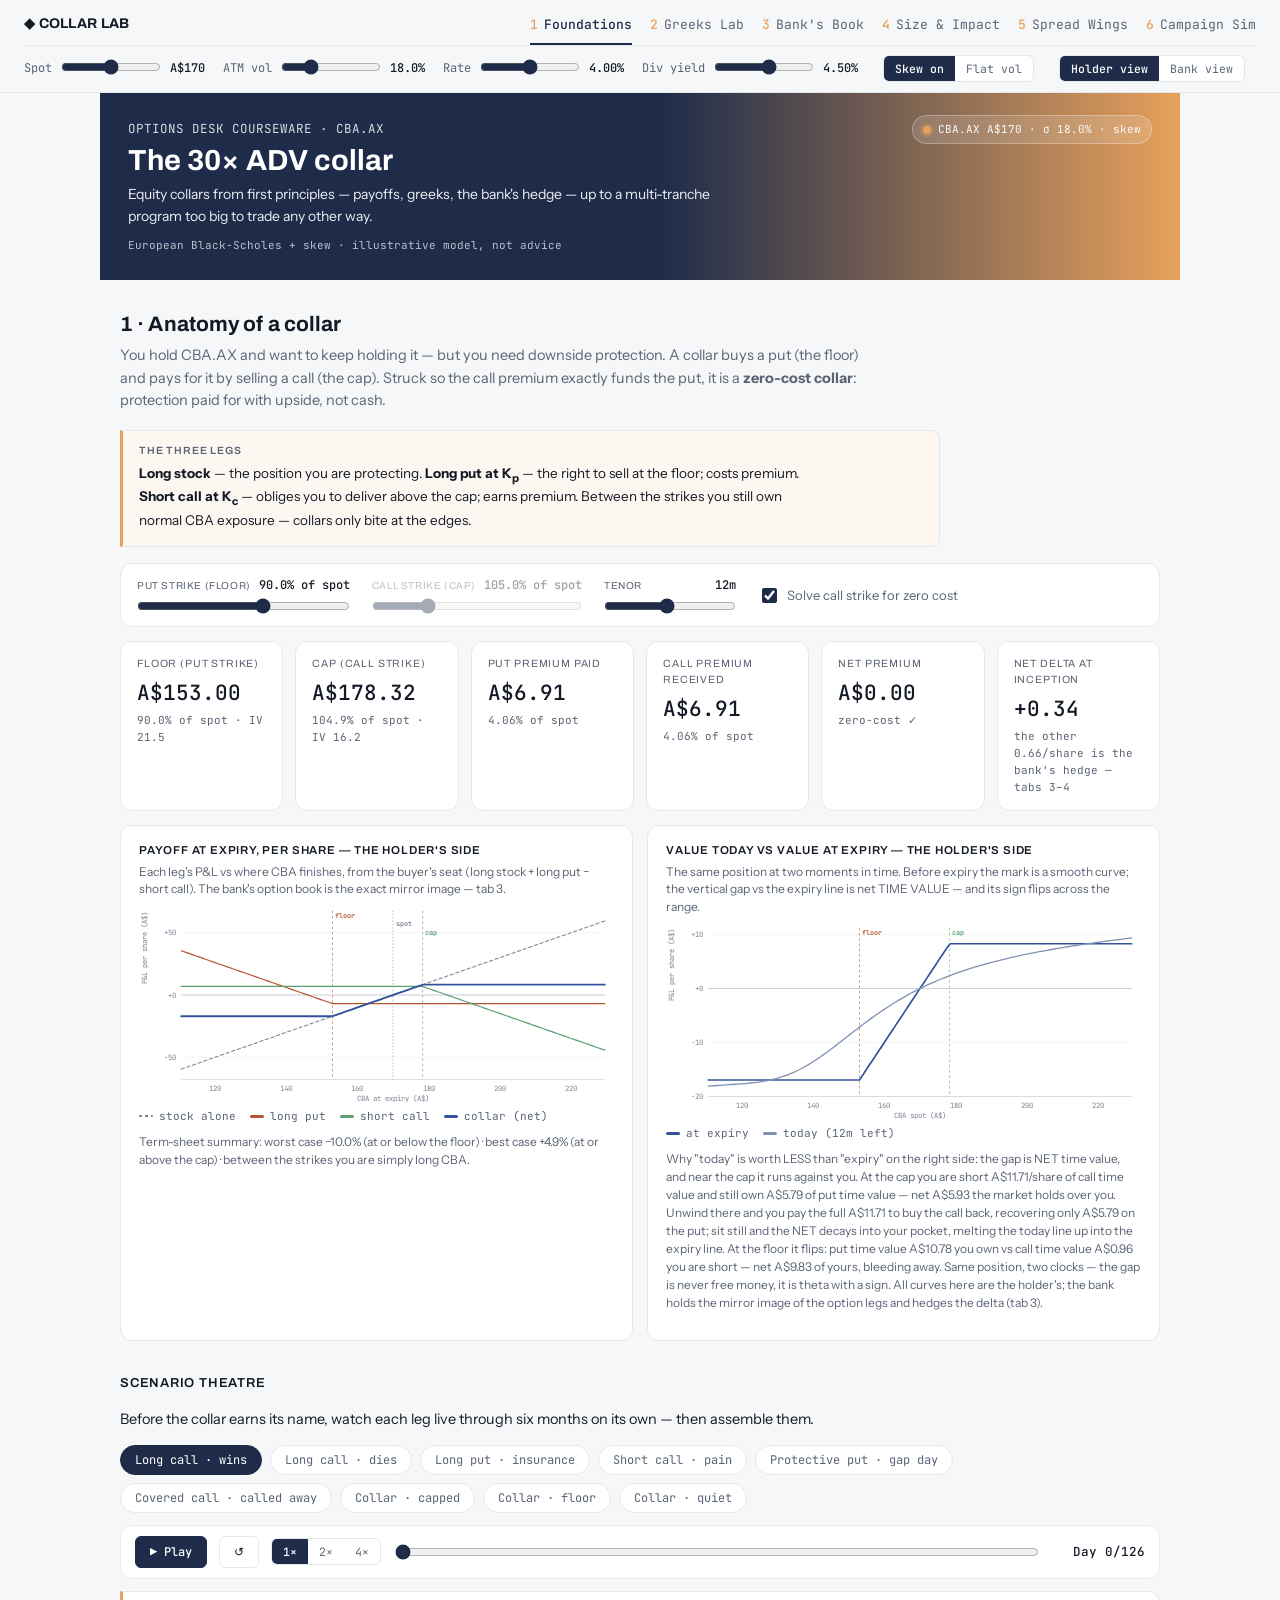
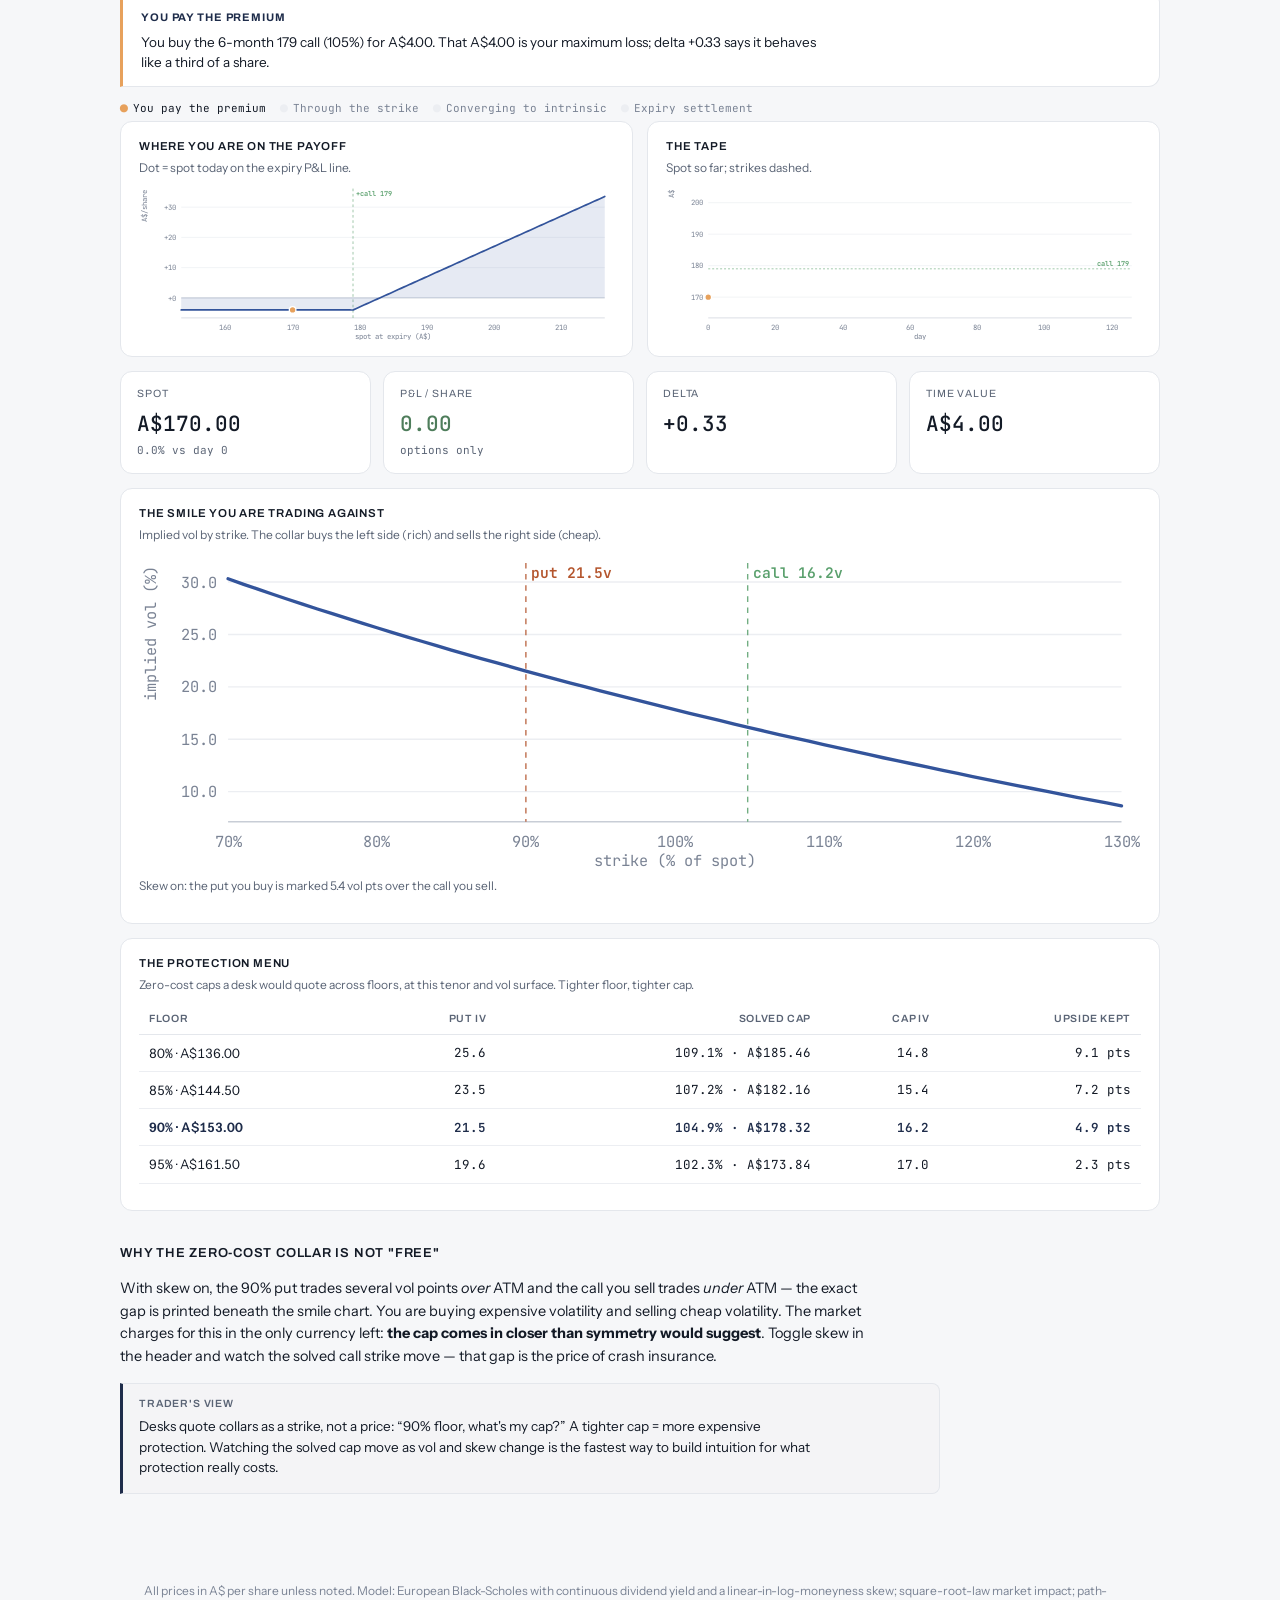
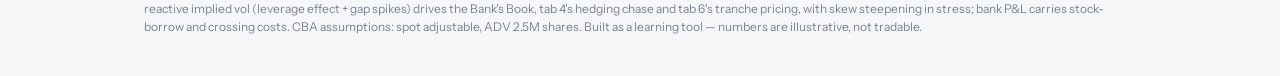
<file: index.html>
<!DOCTYPE html>
<html lang="en">
<head>
  <meta charset="utf-8">
  <meta name="viewport" content="width=device-width, initial-scale=1">
  <title>Collar Lab — CBA.AX</title>
  <link rel="preconnect" href="https://fonts.googleapis.com">
  <link rel="preconnect" href="https://fonts.gstatic.com" crossorigin>
  <link href="https://fonts.googleapis.com/css2?family=Archivo:wght@600;700&family=Instrument+Sans:wght@400;500&family=JetBrains+Mono:wght@400;500&display=swap" rel="stylesheet">
  <link rel="stylesheet" href="css/style.css">
  <link rel="icon" href="data:image/svg+xml,<svg xmlns='http://www.w3.org/2000/svg' viewBox='0 0 100 100'><text y='.9em' font-size='90'>🐂</text></svg>">
</head>
<body>
  <header class="app">
    <div class="masthead-nav">
      <span class="brand">◆ COLLAR LAB</span>
      <nav class="tabs" id="tabbar"></nav>
    </div>
    <div class="globals" id="globals"></div>
  </header>
  <main id="main">
    <header class="masthead">
      <div class="toolbar">
        <span class="pill" id="mast-pill"><span class="dot"></span><span class="txt">CBA.AX</span></span>
      </div>
      <p class="kicker">OPTIONS DESK COURSEWARE · CBA.AX</p>
      <h1>The 30× ADV collar</h1>
      <p class="sub">Equity collars from first principles — payoffs, greeks, the bank's hedge — up to a multi-tranche program too big to trade any other way.</p>
      <p class="asat">European Black-Scholes + skew · illustrative model, not advice</p>
    </header>
  </main>
  <footer class="app">
    All prices in A$ per share unless noted. Model: European Black-Scholes with continuous dividend yield and a
    linear-in-log-moneyness skew; square-root-law market impact; path-reactive implied vol (leverage effect +
    gap spikes) drives the Bank's Book, tab 4's hedging chase and tab 6's tranche pricing, with skew steepening
    in stress; bank P&amp;L carries stock-borrow and crossing costs.
    CBA assumptions: spot adjustable, ADV 2.5M shares. Built as a learning tool — numbers are illustrative, not tradable.
  </footer>

  <script src="js/state.js"></script>
  <script src="js/bs.js"></script>
  <script src="js/paths.js"></script>
  <script src="js/ui.js"></script>
  <script src="js/charts.js"></script>
  <script src="js/player.js"></script>
  <script src="js/tabs/foundations.js"></script>
  <script src="js/tabs/greeks.js"></script>
  <script src="js/tabs/dealer.js"></script>
  <script src="js/tabs/size.js"></script>
  <script src="js/tabs/spreads.js"></script>
  <script src="js/tabs/campaign.js"></script>
  <script>
    (function () {
      const ORDER = ['foundations', 'greeks', 'dealer', 'size', 'spreads', 'campaign'];
      const main = document.getElementById('main');
      const tabbar = document.getElementById('tabbar');
      const panels = {};
      let active = location.hash.replace('#', '') || 'foundations';
      if (!ORDER.includes(active)) active = 'foundations';

      // ---- global header controls ----
      const globals = document.getElementById('globals');
      function gItem(label, node) {
        const d = document.createElement('div');
        d.className = 'g-item';
        const s = document.createElement('span');
        s.innerHTML = label;
        d.append(s, node);
        globals.append(d);
        return d;
      }
      function gSlider(label, min, max, step, key, fmt, scale) {
        const wrap = document.createElement('span');
        const input = document.createElement('input');
        input.type = 'range'; input.min = min; input.max = max; input.step = step;
        input.value = CL.state[key] * (scale || 1);
        const val = document.createElement('b');
        val.textContent = fmt(CL.state[key]);
        input.addEventListener('input', () => {
          const v = parseFloat(input.value) / (scale || 1);
          CL.state[key] = v;
          val.textContent = fmt(v);
          CL.emit();
        });
        wrap.append(input);
        const d = gItem(label, wrap);
        d.append(val);
      }
      gSlider('Spot', 120, 220, 1, 'spot', (v) => 'A$' + v.toFixed(0), 1);
      gSlider('ATM vol', 10, 40, 0.5, 'vol', (v) => (v * 100).toFixed(1) + '%', 100);
      gSlider('Rate', 0, 8, 0.25, 'rate', (v) => (v * 100).toFixed(2) + '%', 100);
      gSlider('Div yield', 0, 8, 0.25, 'divy', (v) => (v * 100).toFixed(2) + '%', 100);

      // skew toggle
      const skewBtn = document.createElement('span');
      const skewSeg = CL.ui.segmented({
        options: [{ id: 'on', label: 'Skew on' }, { id: 'off', label: 'Flat vol' }],
        value: CL.state.skewOn ? 'on' : 'off',
        onChange: (v) => { CL.state.skewOn = v === 'on'; CL.emit(); },
      });
      skewBtn.append(skewSeg.root);
      gItem('', skewBtn);

      // perspective toggle
      const perspSeg = CL.ui.segmented({
        options: [{ id: 'client', label: 'Holder view' }, { id: 'dealer', label: 'Bank view' }],
        value: CL.state.perspective,
        onChange: (v) => { CL.state.perspective = v; CL.emit(); },
      });
      const pw = document.createElement('span');
      pw.append(perspSeg.root);
      gItem('', pw);

      // ---- masthead pill mirrors the working assumptions ----
      const pillTxt = document.querySelector('#mast-pill .txt');
      function updatePill() {
        pillTxt.textContent = 'CBA.AX A$' + CL.state.spot.toFixed(0) +
          ' · σ ' + (CL.state.vol * 100).toFixed(1) + '% · ' +
          (CL.state.skewOn ? 'skew' : 'flat vol');
      }
      updatePill();

      // ---- tabs ----
      for (const id of ORDER) {
        const tab = CL.tabs[id];
        const btn = document.createElement('button');
        btn.innerHTML = '<span class="n">' + (ORDER.indexOf(id) + 1) + '</span>' + tab.title;
        btn.addEventListener('click', () => activate(id));
        btn.dataset.tab = id;
        tabbar.append(btn);
        const panel = document.createElement('section');
        panel.className = 'tab-panel';
        panel.id = 'panel-' + id;
        main.append(panel);
        panels[id] = { btn, panel, rendered: false };
      }

      function render(id) {
        CL.tabs[id].render(panels[id].panel);
        panels[id].rendered = true;
      }
      function activate(id) {
        active = id;
        location.hash = id;
        for (const k of ORDER) {
          panels[k].btn.classList.toggle('active', k === id);
          panels[k].panel.classList.toggle('active', k === id);
        }
        render(id);   // always fresh — cheap enough, guarantees current state
        window.scrollTo({ top: 0 });
      }

      CL.onChange(() => { updatePill(); render(active); });
      window.addEventListener('hashchange', () => {
        const id = location.hash.replace('#', '');
        if (ORDER.includes(id) && id !== active) activate(id);
      });
      activate(active);
    })();
  </script>
</body>
</html>
</file>
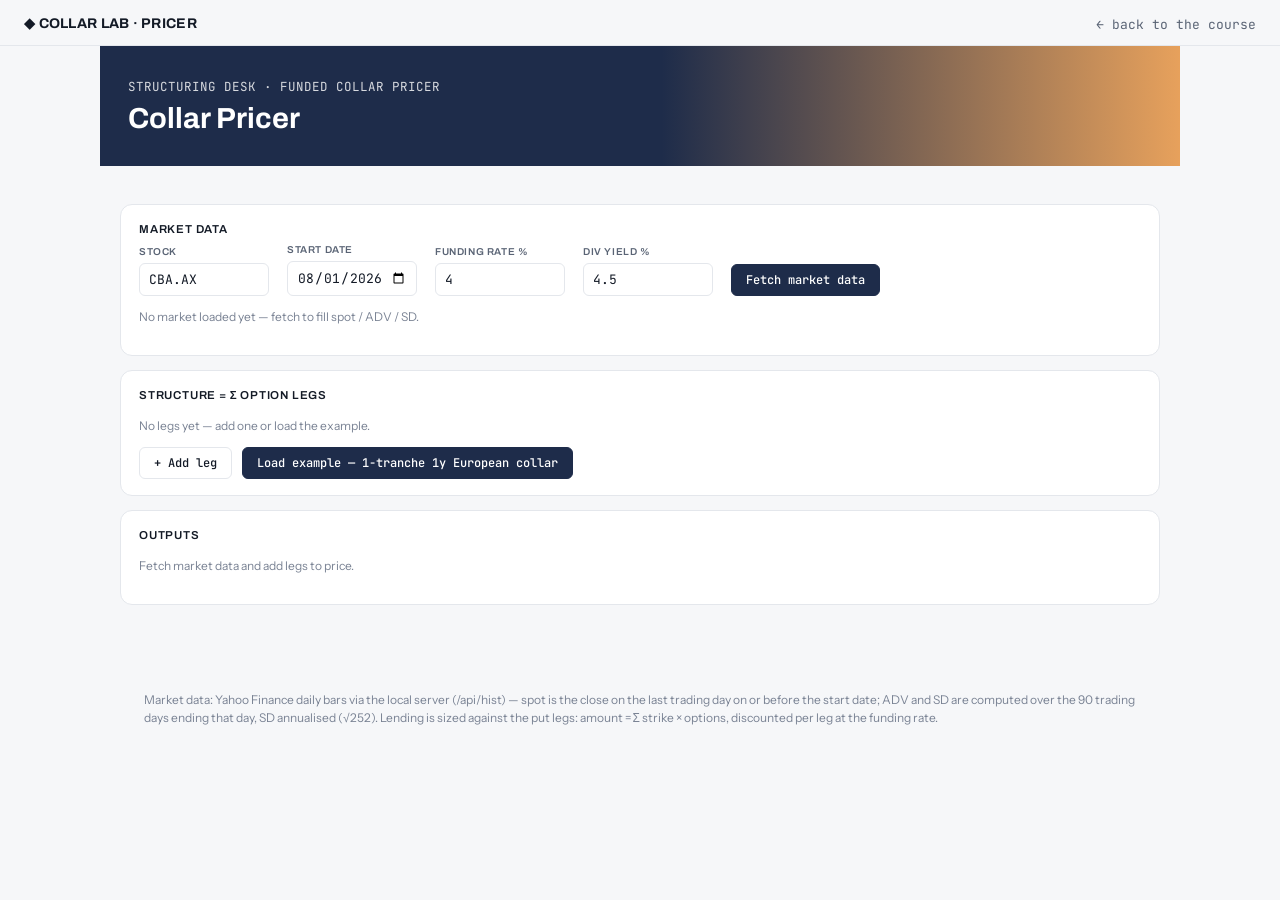
<file: pricer/index.html>
<!DOCTYPE html>
<html lang="en">
<head>
  <meta charset="utf-8">
  <meta name="viewport" content="width=device-width, initial-scale=1">
  <title>Collar Pricer</title>
  <link rel="preconnect" href="https://fonts.googleapis.com">
  <link rel="preconnect" href="https://fonts.gstatic.com" crossorigin>
  <link href="https://fonts.googleapis.com/css2?family=Archivo:wght@600;700&family=Instrument+Sans:wght@400;500&family=JetBrains+Mono:wght@400;500&display=swap" rel="stylesheet">
  <link rel="stylesheet" href="../css/style.css">
  <link rel="icon" href="data:image/svg+xml,<svg xmlns='http://www.w3.org/2000/svg' viewBox='0 0 100 100'><text y='.9em' font-size='90'>🧮</text></svg>">
  <style>
    /* legs blotter — sized to fit the page with NO horizontal scroll */
    table.legs { border-collapse: collapse; width: 100%; font-size: 12px; margin: 10px 0; table-layout: auto; }
    table.legs th {
      font-family: var(--font-display); font-weight: 600; text-transform: uppercase;
      letter-spacing: 0.04em; font-size: 9.5px; color: var(--ink-2);
      border-bottom: 1px solid var(--baseline); padding: 5px 4px; text-align: left; white-space: nowrap;
    }
    table.legs th.r { text-align: right; }
    table.legs td { padding: 4px 4px; border-bottom: 1px solid var(--grid); vertical-align: middle; }
    table.legs input, table.legs select {
      font-family: var(--font-mono); font-size: 11.5px; color: var(--ink);
      background: var(--surface); border: 1px solid var(--border); border-radius: 5px;
      padding: 4px 5px; width: 100%;
    }
    table.legs .w-dir { width: 62px; }
    table.legs .w-n { width: 86px; }
    table.legs .w-cp { width: 56px; }
    table.legs .w-k { width: 74px; }
    table.legs .w-type { width: 92px; }
    table.legs .w-per { width: 82px; }
    table.legs .w-date { width: 118px; }
    table.legs input:focus, table.legs select:focus { outline: 2px solid var(--dawn-deep); outline-offset: -1px; }
    table.legs td.calc { font-family: var(--font-mono); font-variant-numeric: tabular-nums; text-align: right; white-space: nowrap; font-size: 11.5px; }
    table.legs td.calc.pos { color: var(--good-text); }
    table.legs td.calc.neg { color: var(--critical); }
    table.legs button.x { appearance: none; border: none; background: none; color: var(--critical); font-size: 14px; cursor: pointer; padding: 0 2px; }

    /* clickable output tiles + trace panel */
    .tile.clickable { cursor: pointer; transition: box-shadow .12s; }
    .tile.clickable:hover { box-shadow: 0 0 0 1px var(--dawn-deep) inset; }
    .tile.clickable.active { box-shadow: 0 0 0 2px var(--dawn-deep) inset; }
    .tile.clickable .d u { text-decoration-style: dotted; color: var(--dawn-deep); }
    .trace {
      border: 1px solid var(--border); border-left: 3px solid var(--dawn-deep);
      border-radius: 0 10px 10px 0; background: color-mix(in srgb, var(--dawn-deep) 3%, var(--surface));
      padding: 14px 18px; margin-top: 12px;
    }
    .trace-title { font-family: var(--font-display); font-weight: 700; font-size: 13px; text-transform: uppercase; letter-spacing: .05em; margin: 0 0 4px; }
    .trace-sec { font-family: var(--font-display); font-weight: 600; font-size: 11px; text-transform: uppercase; letter-spacing: .06em; color: var(--ink-2); margin: 14px 0 2px; }
    table.trace-table td.f { text-align: left; font-size: 11.5px; color: var(--ink-2); word-break: break-word; }
    table.trace-table td:first-child { font-family: var(--font-body); white-space: nowrap; }
    .trace-result { font-family: var(--font-mono); font-size: 13.5px; margin: 12px 0 2px; }
    .mkt-inputs { display: flex; gap: 18px; flex-wrap: wrap; align-items: flex-end; }
    .mkt-inputs .field label {
      display: block; font-family: var(--font-display); font-size: 10px; font-weight: 600;
      text-transform: uppercase; letter-spacing: 0.06em; color: var(--ink-2); margin-bottom: 4px;
    }
    .mkt-inputs .field input {
      font-family: var(--font-mono); font-size: 13px; color: var(--ink);
      background: var(--surface); border: 1px solid var(--border); border-radius: 6px;
      padding: 7px 9px; width: 130px;
    }
    .mkt-inputs .field input:focus { outline: 2px solid var(--dawn-deep); outline-offset: -1px; }
    .fetch-err { color: var(--critical); font-size: 12.5px; margin-top: 8px; }
  </style>
</head>
<body>
  <header class="app">
    <div class="masthead-nav">
      <span class="brand">◆ COLLAR LAB · PRICER</span>
      <nav class="tabs"><button onclick="location.href='/index.html'">← back to the course</button></nav>
    </div>
  </header>
  <main id="main">
    <header class="masthead">
      <p class="kicker">STRUCTURING DESK · FUNDED COLLAR PRICER</p>
      <h1>Collar Pricer</h1>
    </header>
    <div class="wrap" id="app"></div>
  </main>
  <footer class="app">
    Market data: Yahoo Finance daily bars via the local server (/api/hist) — spot is the close on the last trading day on or
    before the start date; ADV and SD are computed over the 90 trading days ending that day, SD annualised (√252).
    Lending is sized against the put legs: amount = Σ strike × options, discounted per leg at the funding rate.
  </footer>
  <script src="../js/state.js"></script>
  <script src="../js/bs.js"></script>
  <script src="../js/ui.js"></script>
  <script src="pricer.js"></script>
</body>
</html>
</file>
<file: css/style.css>
/* ============ Collar Lab — styled after the Investment dashboard ============
   Tokens lifted from the Investment dashboard: navy/amber dawn gradient,
   Archivo display, Instrument Sans body, JetBrains Mono numerals, white cards
   on paper grey. Light-only, like the original.                              */
:root {
  --ink: #131a26;
  --ink-2: #5a6475;
  --muted: #7a8394;
  --page: #f6f7f9;
  --surface: #ffffff;
  --border: #e4e7ec;
  --grid: #eceef2;
  --baseline: #c8cdd6;
  --dawn-deep: #1e2c4a;
  --dawn-light: #e7a15c;
  --accent: #1e2c4a;
  --hover: color-mix(in srgb, var(--ink) 5%, transparent);

  /* chart series — brand hues stepped for mark duty (validated: CVD ΔE 9.2,
     all ≥3:1 on white). Chrome keeps the exact Investment tokens. */
  --s1: #33549b;      /* net / primary — chart navy */
  --s2: #b4552d;      /* put leg — signal terracotta (exact brand) */
  --s3: #5aa06d;      /* call leg — free green, stepped lighter for CVD */
  --s4: #e7a15c;      /* amber — labeled reference lines only */
  --s5: #7f92b3;      /* slate */
  --s7: #7f92b3;      /* recessive secondary series — slate (2-series max, legend) */
  --s8: #b4552d;
  --good: #4e7d5b;
  --good-text: #4e7d5b;
  --warn: #e7a15c;
  --serious: #b4552d;
  --critical: #b4552d;
  --div-pos: #5aa06d; /* buys */
  --div-neg: #b4552d; /* sells */
  --shadow: none;

  --font-display: "Archivo", Arial, Helvetica, sans-serif;
  --font-body: "Instrument Sans", Arial, Helvetica, sans-serif;
  --font-mono: "JetBrains Mono", ui-monospace, monospace;
}

* { box-sizing: border-box; }
html, body { margin: 0; padding: 0; }
body {
  background: var(--page);
  color: var(--ink);
  font-family: var(--font-body);
  font-size: 14.5px;
  line-height: 1.55;
  -webkit-font-smoothing: antialiased;
}
:focus-visible { outline: 2px solid var(--dawn-deep); outline-offset: 2px; }
.mono { font-family: var(--font-mono); font-variant-numeric: tabular-nums; }

/* ---------- sticky top: brand + tabs + globals ---------- */
header.app {
  position: sticky; top: 0; z-index: 30;
  background: var(--page);
  border-bottom: 1px solid var(--border);
  padding: 0 24px;
}
.masthead-nav { display: flex; align-items: center; gap: 24px; padding: 12px 0 0; }
.masthead-nav .brand {
  font-family: var(--font-display); font-weight: 700; font-size: 14px;
  letter-spacing: 0.02em; flex-shrink: 0; padding-bottom: 10px;
}
nav.tabs { display: flex; gap: 18px; overflow-x: auto; scrollbar-width: none; margin-left: auto; }
nav.tabs::-webkit-scrollbar { display: none; }
nav.tabs button {
  appearance: none; border: none; background: none; cursor: pointer;
  font-family: var(--font-mono); font-size: 13px; color: var(--ink-2);
  padding: 4px 0 10px;
  border-bottom: 2px solid transparent;
  white-space: nowrap;
  display: flex; align-items: center; gap: 6px;
}
nav.tabs button .n { color: var(--dawn-light); font-weight: 500; }
nav.tabs button:hover { color: var(--ink); }
nav.tabs button.active { color: var(--dawn-deep); border-bottom-color: var(--dawn-deep); font-weight: 500; }
nav.tabs button.active .n { color: var(--dawn-light); }

.globals {
  display: flex; align-items: center; gap: 18px; flex-wrap: wrap;
  padding: 9px 0 10px;
  border-top: 1px solid var(--border);
  font-size: 12px;
}
.globals .g-item { display: flex; align-items: center; gap: 7px; color: var(--ink-2); font-family: var(--font-mono); font-size: 12px; }
.globals .g-item b { color: var(--ink); font-weight: 500; font-variant-numeric: tabular-nums; }
.globals input[type=range] { width: 100px; accent-color: var(--dawn-deep); }

/* ---------- gradient masthead banner ---------- */
.masthead {
  position: relative;
  display: flex; flex-direction: column; justify-content: center; gap: 7px;
  min-height: 120px;
  padding: 26px 28px;
  color: #fff;
  background: linear-gradient(90deg, var(--dawn-deep) 0%, var(--dawn-deep) 52%, var(--dawn-light) 100%);
}
.masthead .kicker { font-family: var(--font-mono); font-size: 12.5px; color: rgba(255,255,255,0.82); margin: 0; }
.masthead h1 { font-family: var(--font-display); font-weight: 700; font-size: 29px; margin: 0; line-height: 1.1; }
.masthead .sub { font-size: 14px; color: rgba(255,255,255,0.92); margin: 0; max-width: 70ch; }
.masthead .asat { font-family: var(--font-mono); font-size: 11px; color: rgba(255,255,255,0.7); margin: 2px 0 0; }
.masthead .toolbar { position: absolute; right: 28px; top: 22px; display: flex; gap: 10px; }
.pill {
  display: inline-flex; align-items: center; gap: 7px;
  font-family: var(--font-mono); font-size: 11px;
  padding: 5px 10px; border-radius: 999px;
  background: rgba(255,255,255,0.14); border: 1px solid rgba(255,255,255,0.28);
  color: rgba(255,255,255,0.95); white-space: nowrap;
}
.pill .dot { width: 8px; height: 8px; border-radius: 50%; background: var(--dawn-light); box-shadow: 0 0 0 3px rgba(231,161,92,0.25); }

/* ---------- main layout ---------- */
main { max-width: 1080px; margin: 0 auto; padding: 0 0 64px; }
.wrap { padding: 24px 20px 0; }
section.tab-panel { display: none; padding: 24px 20px 0; }
section.tab-panel.active { display: block; }

h2 {
  font-family: var(--font-display); font-weight: 700;
  font-size: 21px; letter-spacing: 0.005em; margin: 4px 0 4px;
}
h3 {
  font-family: var(--font-display); font-weight: 600; text-transform: uppercase;
  letter-spacing: 0.06em; font-size: 13px; color: var(--ink);
  margin: 32px 0 8px;
}
p.lede { color: var(--ink-2); font-size: 14.5px; max-width: 76ch; margin: 4px 0 18px; }
p { max-width: 76ch; }
.dim { color: var(--ink-2); }
small, .small { font-size: 12px; color: var(--muted); }
code { font-family: var(--font-mono); background: var(--grid); padding: 1px 5px; border-radius: 4px; font-size: 0.88em; }

/* cards & grid */
.card {
  background: var(--surface);
  border: 1px solid var(--border);
  border-radius: 12px;
  padding: 16px 18px;
  margin: 14px 0;
}
.card .caption { font-size: 12px; color: var(--ink-2); margin-top: 8px; max-width: none; line-height: 1.5; }
.grid2 { display: grid; grid-template-columns: 1fr 1fr; gap: 14px; }
.grid3 { display: grid; grid-template-columns: 1fr 1fr 1fr; gap: 14px; }
.grid2 .card, .grid3 .card { margin: 0; }
@media (max-width: 900px) { .grid2, .grid3 { grid-template-columns: 1fr; } }

/* callouts — Investment style: amber tint, terracotta for warnings */
.callout {
  border-left: 3px solid var(--dawn-light);
  background: color-mix(in srgb, var(--dawn-light) 8%, #fff);
  border: 1px solid var(--border);
  border-left: 3px solid var(--dawn-light);
  border-radius: 0 8px 8px 0;
  padding: 12px 16px;
  margin: 16px 0;
  max-width: 82ch;
}
.callout.trader { border-left-color: var(--dawn-deep); background: color-mix(in srgb, var(--dawn-deep) 5%, #fff); }
.callout.warn { border-left-color: var(--critical); background: color-mix(in srgb, var(--critical) 7%, #fff); }
.callout .tag {
  display: block; font-family: var(--font-display); font-size: 10.5px; font-weight: 600;
  letter-spacing: 0.08em; text-transform: uppercase; color: var(--ink-2); margin-bottom: 3px;
}
.callout p { margin: 4px 0; font-size: 13.5px; line-height: 1.5; }

/* stat tiles */
.tiles { display: flex; gap: 12px; flex-wrap: wrap; margin: 14px 0; }
.tile {
  background: var(--surface); border: 1px solid var(--border); border-radius: 12px;
  padding: 14px 16px; min-width: 150px; flex: 1;
}
.tile .k {
  font-family: var(--font-display); text-transform: uppercase; letter-spacing: 0.08em;
  font-size: 10.5px; color: var(--ink-2);
}
.tile .v { font-family: var(--font-mono); font-size: 21px; font-weight: 500; margin-top: 5px; }
.tile .d { font-family: var(--font-mono); font-size: 11px; color: var(--ink-2); margin-top: 2px; }
.tile .v.pos { color: var(--good-text); }
.tile .v.neg { color: var(--critical); }

/* ---------- controls ---------- */
.controls {
  display: flex; gap: 10px 22px; flex-wrap: wrap; align-items: center;
  background: var(--surface); border: 1px solid var(--border); border-radius: 12px;
  padding: 12px 16px; margin: 14px 0;
}
.ctl { display: flex; flex-direction: column; gap: 3px; min-width: 132px; }
.ctl > label {
  font-family: var(--font-display); text-transform: uppercase; letter-spacing: 0.06em;
  color: var(--ink-2); font-size: 10px;
  display: flex; justify-content: space-between; gap: 8px; align-items: baseline;
}
.ctl > label b { font-family: var(--font-mono); color: var(--ink); font-variant-numeric: tabular-nums; font-weight: 500; font-size: 12px; text-transform: none; letter-spacing: 0; }
.ctl input[type=range] { width: 100%; accent-color: var(--dawn-deep); margin: 0; }
.ctl select {
  font-family: var(--font-mono); font-size: 12.5px; color: var(--ink);
  background: var(--surface); border: 1px solid var(--border); border-radius: 6px;
  padding: 6px 8px;
}
.ctl select:focus { outline: 2px solid var(--dawn-deep); outline-offset: -1px; }
.seg { display: inline-flex; border: 1px solid var(--border); border-radius: 6px; overflow: hidden; background: var(--surface); }
.seg button {
  appearance: none; border: none; background: none; cursor: pointer;
  font-family: var(--font-mono); font-size: 11.5px; padding: 5px 11px; color: var(--ink-2);
}
.seg button.active { background: var(--dawn-deep); color: #fff; font-weight: 500; }
.seg button:not(.active):hover { color: var(--ink); background: var(--hover); }
.chk { display: flex; align-items: center; gap: 7px; color: var(--ink-2); font-size: 13px; cursor: pointer; }
.chk input { width: 15px; height: 15px; accent-color: var(--dawn-deep); }

button.btn {
  font-family: var(--font-mono); font-size: 12px; font-weight: 500;
  background: var(--dawn-deep); color: #fff; border: 1px solid var(--dawn-deep); border-radius: 6px;
  padding: 7px 14px; cursor: pointer;
}
button.btn.ghost { background: var(--surface); color: var(--ink); border-color: var(--border); }
button.btn:hover { opacity: 0.92; }

/* ---------- chart internals ---------- */
.chart-box { position: relative; }
.chart-box svg { display: block; width: 100%; height: auto; }
.chart-box svg text { font-family: var(--font-mono); }
.chart-title {
  font-family: var(--font-display); font-weight: 600; text-transform: uppercase;
  letter-spacing: 0.07em; font-size: 11.5px; color: var(--ink); margin: 0 0 3px;
}
.chart-sub { font-size: 12px; color: var(--ink-2); margin: 0 0 6px; line-height: 1.45; }
.legend { display: flex; gap: 14px; flex-wrap: wrap; margin: 6px 0 2px; font-family: var(--font-mono); font-size: 11px; color: var(--ink-2); }
.legend .li { display: inline-flex; align-items: center; gap: 6px; }
.legend .swatch { width: 14px; height: 3px; border-radius: 2px; display: inline-block; }
.legend .swatch.dashed { background: repeating-linear-gradient(90deg, currentColor 0 3px, transparent 3px 6px); height: 2px; }
.viz-tooltip {
  position: absolute; pointer-events: none; z-index: 20;
  background: var(--dawn-deep); color: #fff; border-radius: 6px;
  box-shadow: 0 4px 12px rgba(0,0,0,0.2);
  padding: 7px 10px; font-family: var(--font-mono); font-size: 11px; line-height: 1.55;
  min-width: 130px; display: none;
}
.viz-tooltip .tt-x { font-weight: 500; margin-bottom: 2px; color: var(--dawn-light); }
.viz-tooltip .row { display: flex; align-items: center; gap: 10px; justify-content: space-between; }
.viz-tooltip .row .name { display: inline-flex; align-items: center; gap: 5px; color: rgba(255,255,255,0.75); }
.viz-tooltip .row .val { font-variant-numeric: tabular-nums; }
.viz-tooltip .dot { width: 7px; height: 7px; border-radius: 50%; display: inline-block; }

/* scenario player */
.player-bar {
  display: flex; align-items: center; gap: 12px; flex-wrap: wrap;
  background: var(--surface); border: 1px solid var(--border); border-radius: 12px;
  padding: 10px 14px; margin: 12px 0;
}
.player-bar input[type=range] { flex: 1; min-width: 140px; accent-color: var(--dawn-deep); }
.player-bar .day { font-size: 12.5px; font-weight: 500; min-width: 92px; text-align: right; font-variant-numeric: tabular-nums; }
.player-narrate { min-height: 62px; }
.narrate.paused-moment {
  border-left-color: var(--dawn-light);
  background: color-mix(in srgb, var(--dawn-light) 10%, var(--surface));
  box-shadow: 0 0 0 1px color-mix(in srgb, var(--dawn-light) 45%, transparent);
}
.paused-tag {
  display: inline-flex; align-items: center; gap: 6px;
  font-family: var(--font-mono); font-size: 10.5px; font-weight: 600;
  letter-spacing: 0.07em; text-transform: uppercase;
  color: var(--dawn-deep); margin-left: 12px;
}
.paused-tag .pdot {
  width: 8px; height: 8px; border-radius: 50%;
  background: var(--dawn-light);
  box-shadow: 0 0 0 3px color-mix(in srgb, var(--dawn-light) 30%, transparent);
  animation: pausepulse 1.6s ease-in-out infinite;
}
@keyframes pausepulse { 0%, 100% { opacity: 1; } 50% { opacity: 0.35; } }
.continue-btn { margin-top: 10px; }
.milestone-row { display: flex; gap: 14px; flex-wrap: wrap; margin: 8px 0 2px; }
.ms-dot {
  font-family: var(--font-mono); font-size: 11px; color: var(--muted);
  display: inline-flex; align-items: center; gap: 5px;
}
.ms-dot .tick { color: var(--grid); font-size: 13px; transition: color .2s; }
.ms-dot.hit { color: var(--ink); }
.ms-dot.hit .tick { color: var(--dawn-light); }
.scenario-picker { display: flex; gap: 8px; flex-wrap: wrap; margin: 12px 0 4px; }
.scenario-picker button {
  appearance: none; font-family: var(--font-mono); font-size: 12px; cursor: pointer;
  background: var(--surface); color: var(--ink-2);
  border: 1px solid var(--border); border-radius: 999px; padding: 6px 14px;
}
.scenario-picker button:hover { color: var(--ink); background: var(--hover); }
.scenario-picker button.active { background: var(--dawn-deep); color: #fff; border-color: var(--dawn-deep); }

/* timeline scrubber */
.scrubber {
  display: flex; align-items: center; gap: 14px; margin: 10px 0;
  background: var(--surface); border: 1px solid var(--border); border-radius: 12px;
  padding: 10px 16px;
}
.scrubber input[type=range] { flex: 1; accent-color: var(--dawn-deep); }
.scrubber .day { font-family: var(--font-mono); font-variant-numeric: tabular-nums; font-weight: 500; font-size: 13px; min-width: 100px; }

/* narrative / commentary */
.narrate {
  background: var(--surface);
  border: 1px solid var(--border);
  border-left: 3px solid var(--dawn-light);
  border-radius: 0 12px 12px 0;
  padding: 13px 18px; margin: 12px 0;
}
.narrate .phase {
  font-family: var(--font-display); font-size: 11px; font-weight: 700;
  letter-spacing: 0.08em; text-transform: uppercase; color: var(--dawn-deep);
}
.narrate p { margin: 5px 0 0; font-size: 13.5px; line-height: 1.5; }

/* tables */
table.data { border-collapse: collapse; width: 100%; font-size: 13px; margin: 10px 0; }
table.data th {
  text-align: right; font-family: var(--font-display); font-weight: 600;
  text-transform: uppercase; letter-spacing: 0.06em;
  color: var(--ink-2); font-size: 10.5px;
  border-bottom: 1px solid var(--border); padding: 7px 10px;
}
table.data th:first-child, table.data td:first-child { text-align: left; }
table.data td {
  text-align: right; padding: 8px 10px; border-bottom: 1px solid var(--grid);
  font-family: var(--font-mono); font-variant-numeric: tabular-nums; font-size: 12.5px;
}
table.data td:first-child { font-family: var(--font-body); font-size: 13px; }
table.data tbody tr:hover { background: var(--hover); }
table.data tr.hl td { font-weight: 600; color: var(--dawn-deep); }

footer.app {
  max-width: 1080px; margin: 0 auto; padding: 8px 44px 40px;
  color: var(--muted); font-size: 12px; line-height: 1.5;
}

@media (max-width: 760px) {
  .masthead h1 { font-size: 23px; }
  .masthead .toolbar { position: static; margin-bottom: 4px; }
  section.tab-panel { padding: 18px 14px 0; }
}
</file>
